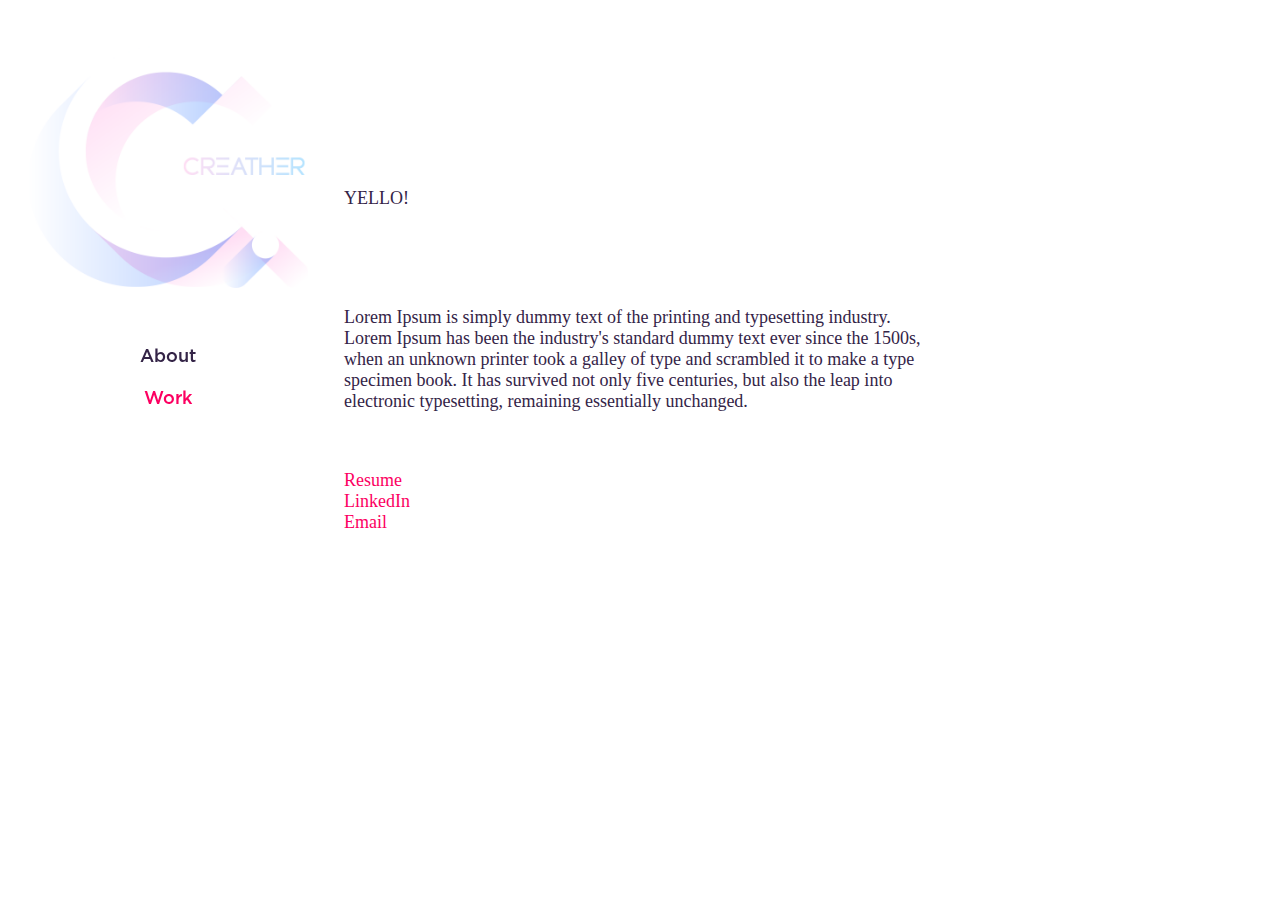
<file: about.html>
<!doctype html>
<html class="no-js" lang="">
    <head>
        <meta charset="utf-8">
        <meta http-equiv="x-ua-compatible" content="ie=edge">
        <title></title>
        <meta name="description" content="">
        <meta name="viewport" content="width=device-width, initial-scale=1">

        <!-- Place favicon.ico in the root directory -->

        <link rel="stylesheet" href="http://meyerweb.com/eric/tools/css/reset/reset.css">
        <link rel="stylesheet" href="css/main.css">
    </head>
    <body>
        <!--[if lt IE 8]>
            <p class="browserupgrade">You are using an <strong>outdated</strong> browser. Please <a href="http://browsehappy.com/">upgrade your browser</a> to improve your experience.</p>
        <![endif]-->

	<div class="sidebar">
        <div class="sidebar__logo"><img src="assets/creather@2x.png"></div>
        <h1 class="sidebar__link">About</h1>
        <h1 class="sidebar__link"><a href="index.html">Work</a><h1>
	</div>

    <div class="content">
        <div class="about">
            <p>YELLO!</p></br>
            <p>
                Lorem Ipsum is simply dummy text of the printing and typesetting industry. Lorem 
                Ipsum has been the industry's standard dummy text ever since the 1500s, when an 
                unknown printer took a galley of type and scrambled it to make a type specimen 
                book. It has survived not only five centuries, but also the leap into electronic 
                typesetting, remaining essentially unchanged.
            </p>
            <p>
                <a href="#">Resume</a><br>
                <a href="#">LinkedIn</a><br>
                <a href="#">Email</a>
            </p>
        </div>
    </div>

        <!-- Google Analytics: change UA-XXXXX-X to be your site's ID. -->
        <script>
            (function(b,o,i,l,e,r){b.GoogleAnalyticsObject=l;b[l]||(b[l]=
            function(){(b[l].q=b[l].q||[]).push(arguments)});b[l].l=+new Date;
            e=o.createElement(i);r=o.getElementsByTagName(i)[0];
            e.src='https://www.google-analytics.com/analytics.js';
            r.parentNode.insertBefore(e,r)}(window,document,'script','ga'));
            ga('create','UA-XXXXX-X','auto');ga('send','pageview');
        </script>
    </body>
</html>
</file>
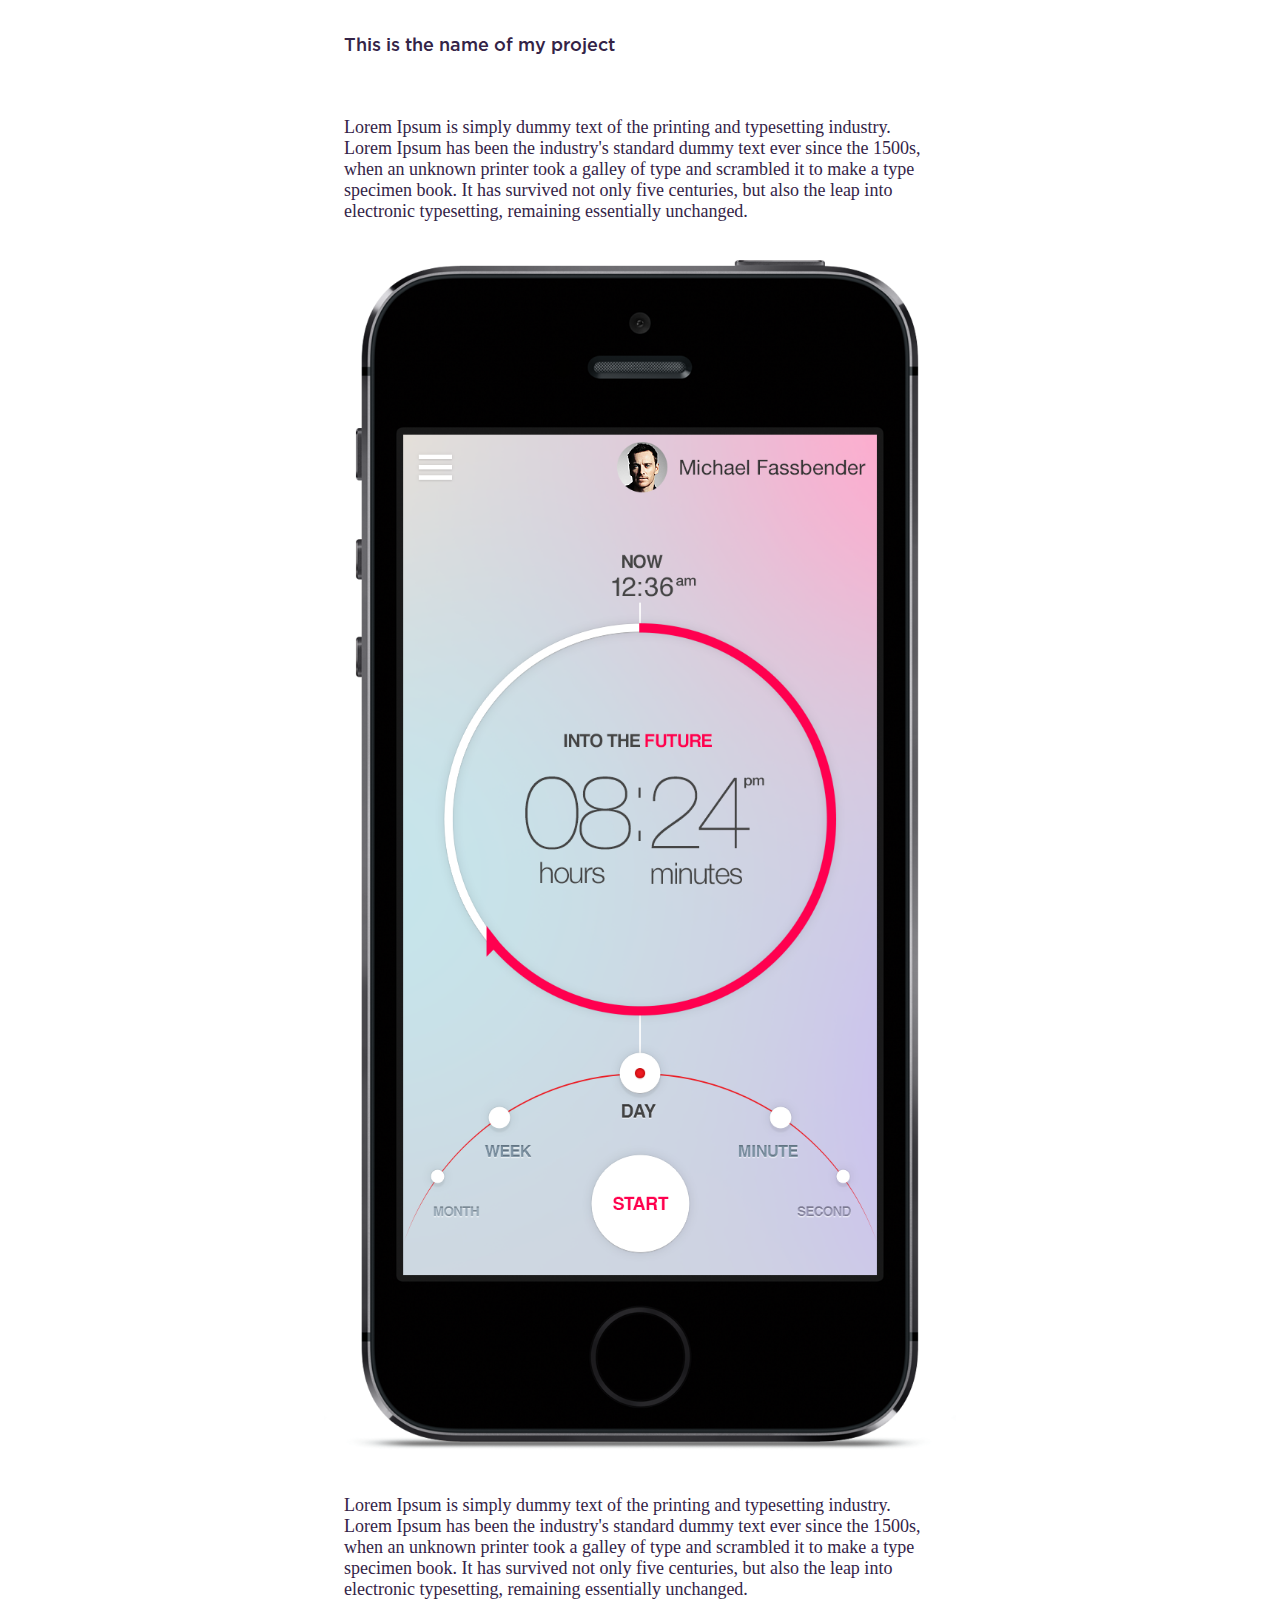
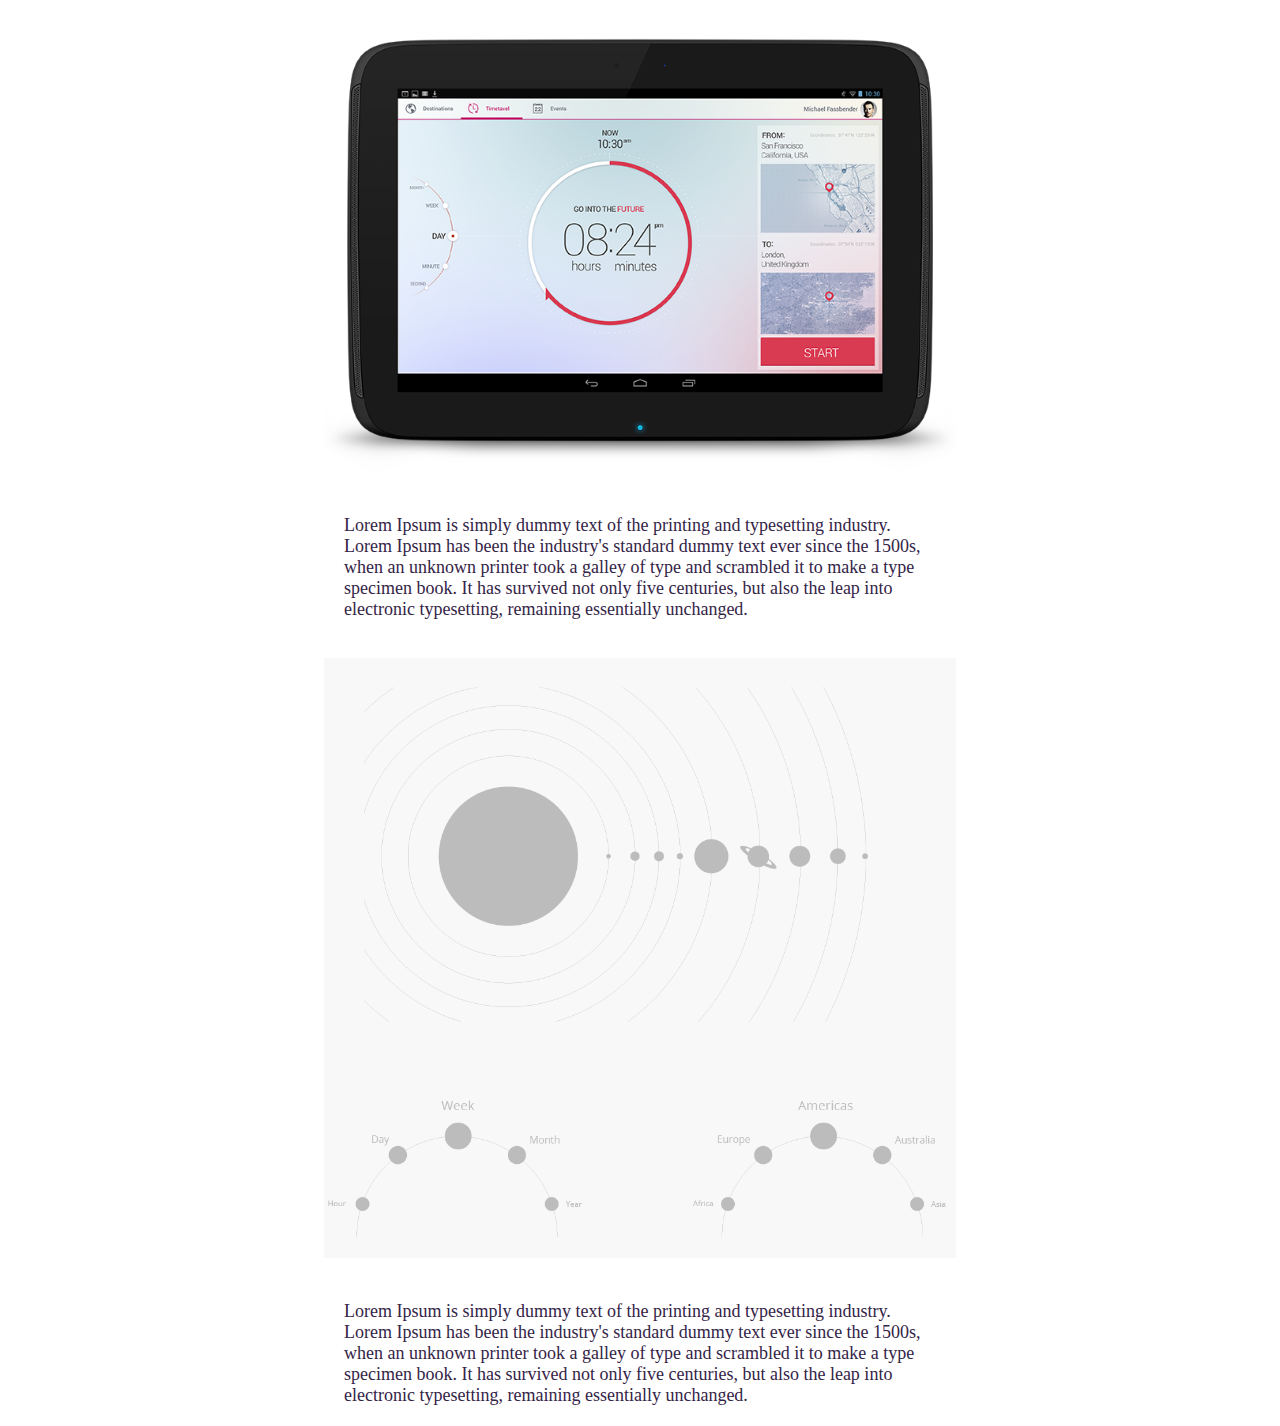
<file: work/iphone_app.html>
<!doctype html>
<html class="no-js" lang="">
    <head>
        <meta charset="utf-8">
        <meta http-equiv="x-ua-compatible" content="ie=edge">
        <title></title>
        <meta name="description" content="">
        <meta name="viewport" content="width=device-width, initial-scale=1">

        <!-- Place favicon.ico in the root directory -->

        <link rel="stylesheet" href="http://meyerweb.com/eric/tools/css/reset/reset.css">
        <link rel="stylesheet" href="../css/main.css">
    </head>
    <body>
        <!--[if lt IE 8]>
            <p class="browserupgrade">You are using an <strong>outdated</strong> browser. Please <a href="http://browsehappy.com/">upgrade your browser</a> to improve your experience.</p>
        <![endif]-->

    <div class="work">
        <h2 class="work__title">This is the name of my project</h2>
        <p class="work__text">
            Lorem Ipsum is simply dummy text of the printing and typesetting industry. Lorem 
            Ipsum has been the industry's standard dummy text ever since the 1500s, when an 
            unknown printer took a galley of type and scrambled it to make a type specimen 
            book. It has survived not only five centuries, but also the leap into electronic 
            typesetting, remaining essentially unchanged.
        </p>
        <img class="work__img" src="iphone_app_01.png">
        <p>
            Lorem Ipsum is simply dummy text of the printing and typesetting industry. Lorem 
            Ipsum has been the industry's standard dummy text ever since the 1500s, when an 
            unknown printer took a galley of type and scrambled it to make a type specimen 
            book. It has survived not only five centuries, but also the leap into electronic 
            typesetting, remaining essentially unchanged.
        </p>
        <img class="work__img" src="iphone_app_02.png">
        <p>
            Lorem Ipsum is simply dummy text of the printing and typesetting industry. Lorem 
            Ipsum has been the industry's standard dummy text ever since the 1500s, when an 
            unknown printer took a galley of type and scrambled it to make a type specimen 
            book. It has survived not only five centuries, but also the leap into electronic 
            typesetting, remaining essentially unchanged.
        </p>
        <img class="work__img" src="iphone_app_03.png">
        <p>
            Lorem Ipsum is simply dummy text of the printing and typesetting industry. Lorem 
            Ipsum has been the industry's standard dummy text ever since the 1500s, when an 
            unknown printer took a galley of type and scrambled it to make a type specimen 
            book. It has survived not only five centuries, but also the leap into electronic 
            typesetting, remaining essentially unchanged.
        </p>
    </div>
        <!-- Google Analytics: change UA-XXXXX-X to be your site's ID. -->
        <script>
            (function(b,o,i,l,e,r){b.GoogleAnalyticsObject=l;b[l]||(b[l]=
            function(){(b[l].q=b[l].q||[]).push(arguments)});b[l].l=+new Date;
            e=o.createElement(i);r=o.getElementsByTagName(i)[0];
            e.src='https://www.google-analytics.com/analytics.js';
            r.parentNode.insertBefore(e,r)}(window,document,'script','ga'));
            ga('create','UA-XXXXX-X','auto');ga('send','pageview');
        </script>
    </body>
</html>
</file>
<file: css/main.css>
/*------------------------------------*\
 *     #Fonts
\*------------------------------------*/
@font-face {
    font-family: Gotham;
    src: url("../fonts/Gotham-Medium-Multi.otf") format("opentype");
}










/*------------------------------------*\
 *     #BOILERPLATE
\*------------------------------------*/

html, body{
    height:100%;
    background: #fff;
    color: #342447;
    font-size: 18px;
    font-family: Gotham;
}

h1, h2 {
    font-size: 18px;
    font-family: Gotham;
    font-weight: normal;
    margin-bottom: 20px;
}

h2 {
    padding: 20px;
}

p {
    font-family: Georgia;
    padding: 20px;
}

a { 
    text-decoration: none;
    color: #FC0061;
}

a:hover {
    text-decoration: underline;
    color: #FC0061;
}










/*------------------------------------*\
 *     #SIDEBAR
\*------------------------------------*/

.sidebar {
    position: fixed;
    height: 100%;
}

    .sidebar__logo {
        max-width: 320px;
        max-height: 320px;
        margin: 0 auto;
        /* Added padding so logo isn't edge to edge with other images */
        padding: 20px; 
    }

        .sidebar__logo img {
            max-width: 100%;
            max-height: 100%;
        }

    .sidebar__link {
        text-align: center;
    }










/*------------------------------------*\
 *     #CONTENT
\*------------------------------------*/

.content {
    float: right;
}

.content--tiles {
    font-size: 0px;
}










/*------------------------------------*\
 *     #ABOUT
\*------------------------------------*/

.about {
    margin-top: 160px;
}










/*------------------------------------*\
 *     #WORK
\*------------------------------------*/

.work {
    margin: auto;
    font-family: Georgia;
}

    .work__title {
        padding: 20px;
    }

    .work__text {
    }

    .work__img {
        max-width: 100%; 
        margin: auto;
    }










/*------------------------------------*\
 *     #TILE
\*------------------------------------*/

.tile {
        overflow: hidden;
        display: block;
        float: left;
        position: relative;
}

    .tile__overlay {
        position: absolute;
        background: #FFF;
        opacity: 0;
        width: 100%;
        height: 100%;
        z-index: 10;
        transition: opacity .3s ease-in-out;

    }

    .tile__image {
        max-width: 100%;
        transition: -webkit-transform .3s ease-in-out;
    }


        .tile__image:after {
            background: blue;

        } 

    .tile:hover .tile__overlay, .tile:hover .tile__title {
        opacity: .8;
    }

    .tile:hover .tile__image {
        -webkit-transform: scale(1.1); 
    }

    .tile__title {
        font-size: 18px;
        box-sizing: border-box;
        opacity: 0;
        position: absolute;
        top: 50%;
        -webkit-transform: translateY(-50%);
        z-index: 20;
        width: 100%;
        padding: 20px;
        text-align: center;
        text-transform: uppercase;
        transition: opacity .3s ease-in-out;
        -webkit-font-smoothing: subpixel-antialiased;
        color: #342447;
     }










/*------------------------------------*\
 *     #MEDIA_QUERIES
\*------------------------------------*/

/* Single column */
@media (max-width: 639px) {
    .sidebar {
        width: 100%;
        position: relative;
        height: 95%;
    }

    .content {
        width: 100%;
    }

    .tile {
        width: 100%;
    }

    .about {
        width: 100%;
        margin-top: 0px;
    }

    .work {
        width: 100%;
    }
}

/* Two columns */
@media (min-width: 640px) {
    .sidebar {
        width: 50%;
    }

    .content { 
        width: 50%;
    }

    .tile {
        width: 100%;
    }

    .about {
        width: 100%;
    }

    .work {
        width: 100%;
    }
}

/* Three columns */
@media (min-width: 960px) {
    .sidebar {
        width: 33.33333334%;
    }

    .content {
        width: 66.66666666%;
    }

    .tile {
        width: 50%;
    }

    .about {
        width: 100%;
    }

    .work {
        width: 66.66666666%;
    }
}

/* Four columns */
@media (min-width: 1280px) {
    .sidebar {
        width: 25%;
    }

    .content {
        width: 75%;
    }

    .tile {
        width: 33.33333333%;
    }

    .about {
        width: 66.66666667%;
    }

    .work {
        width: 50%;
    }
}
</file>
